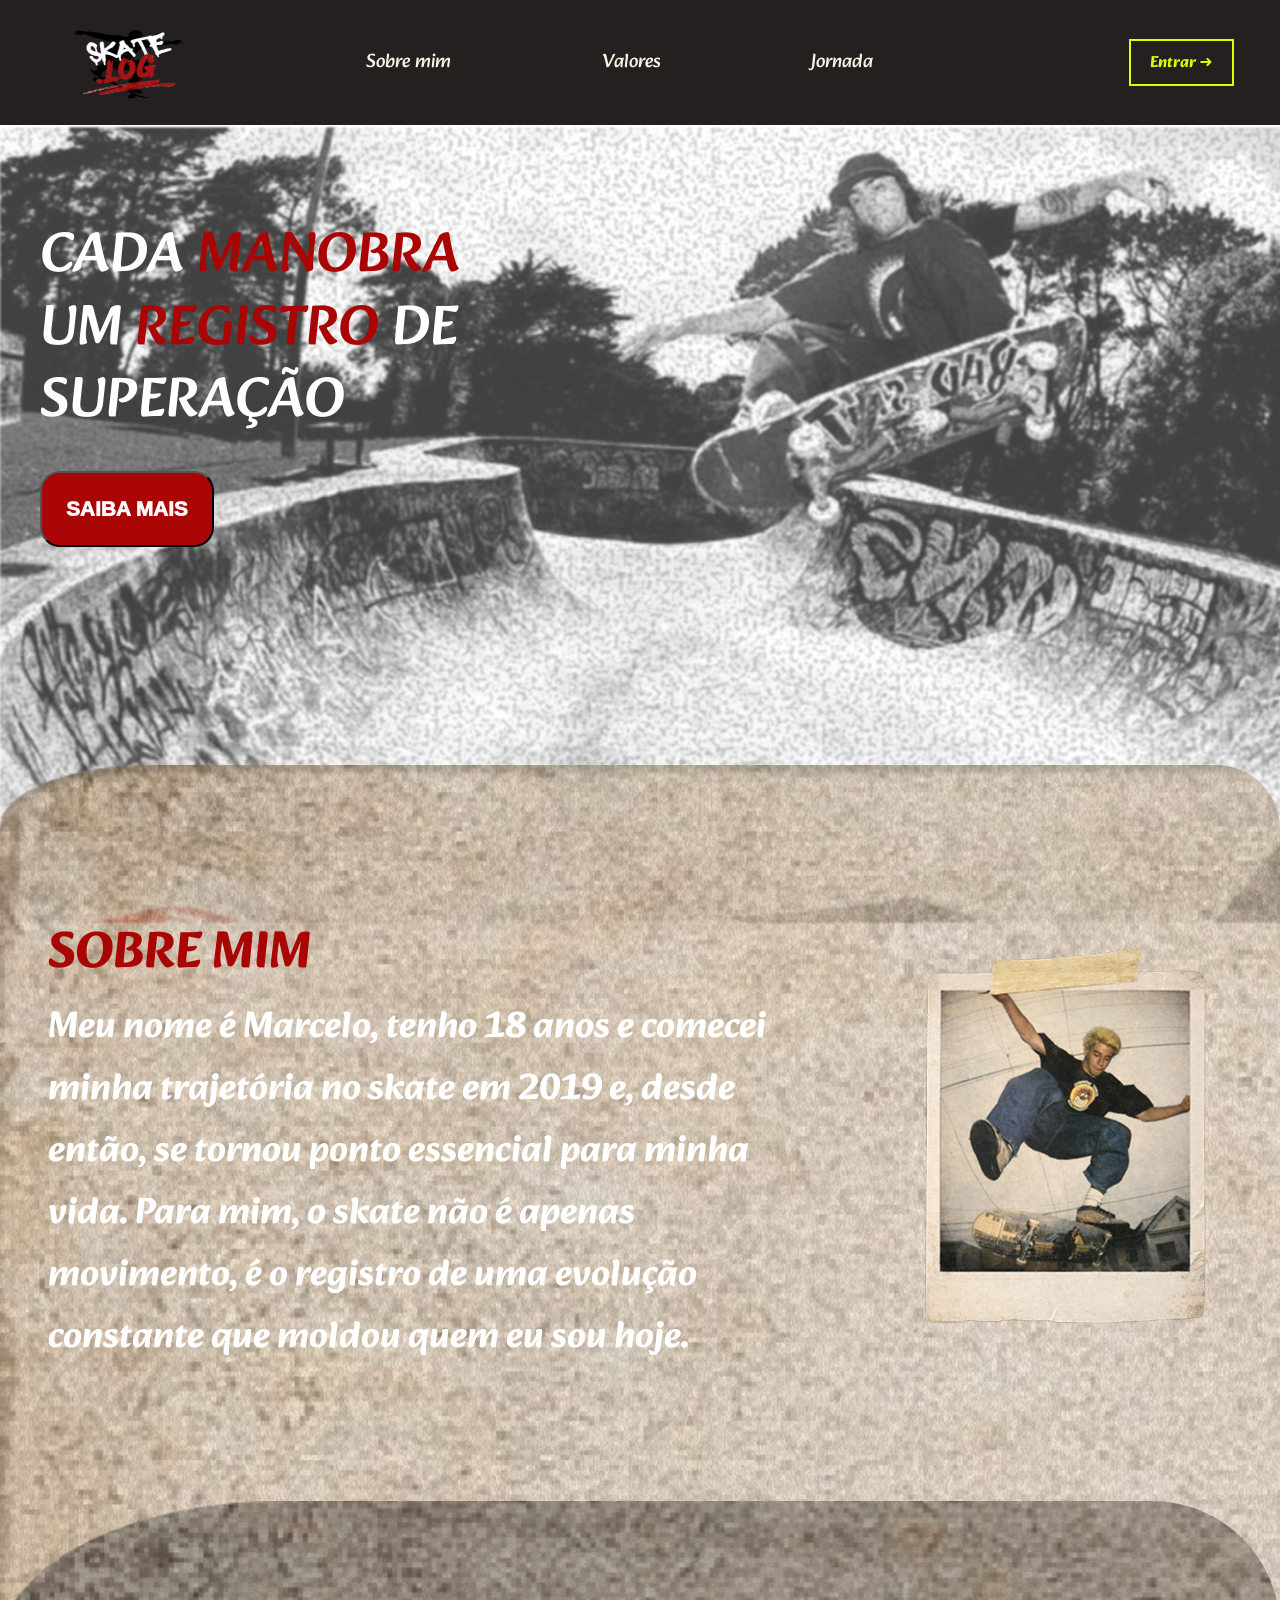
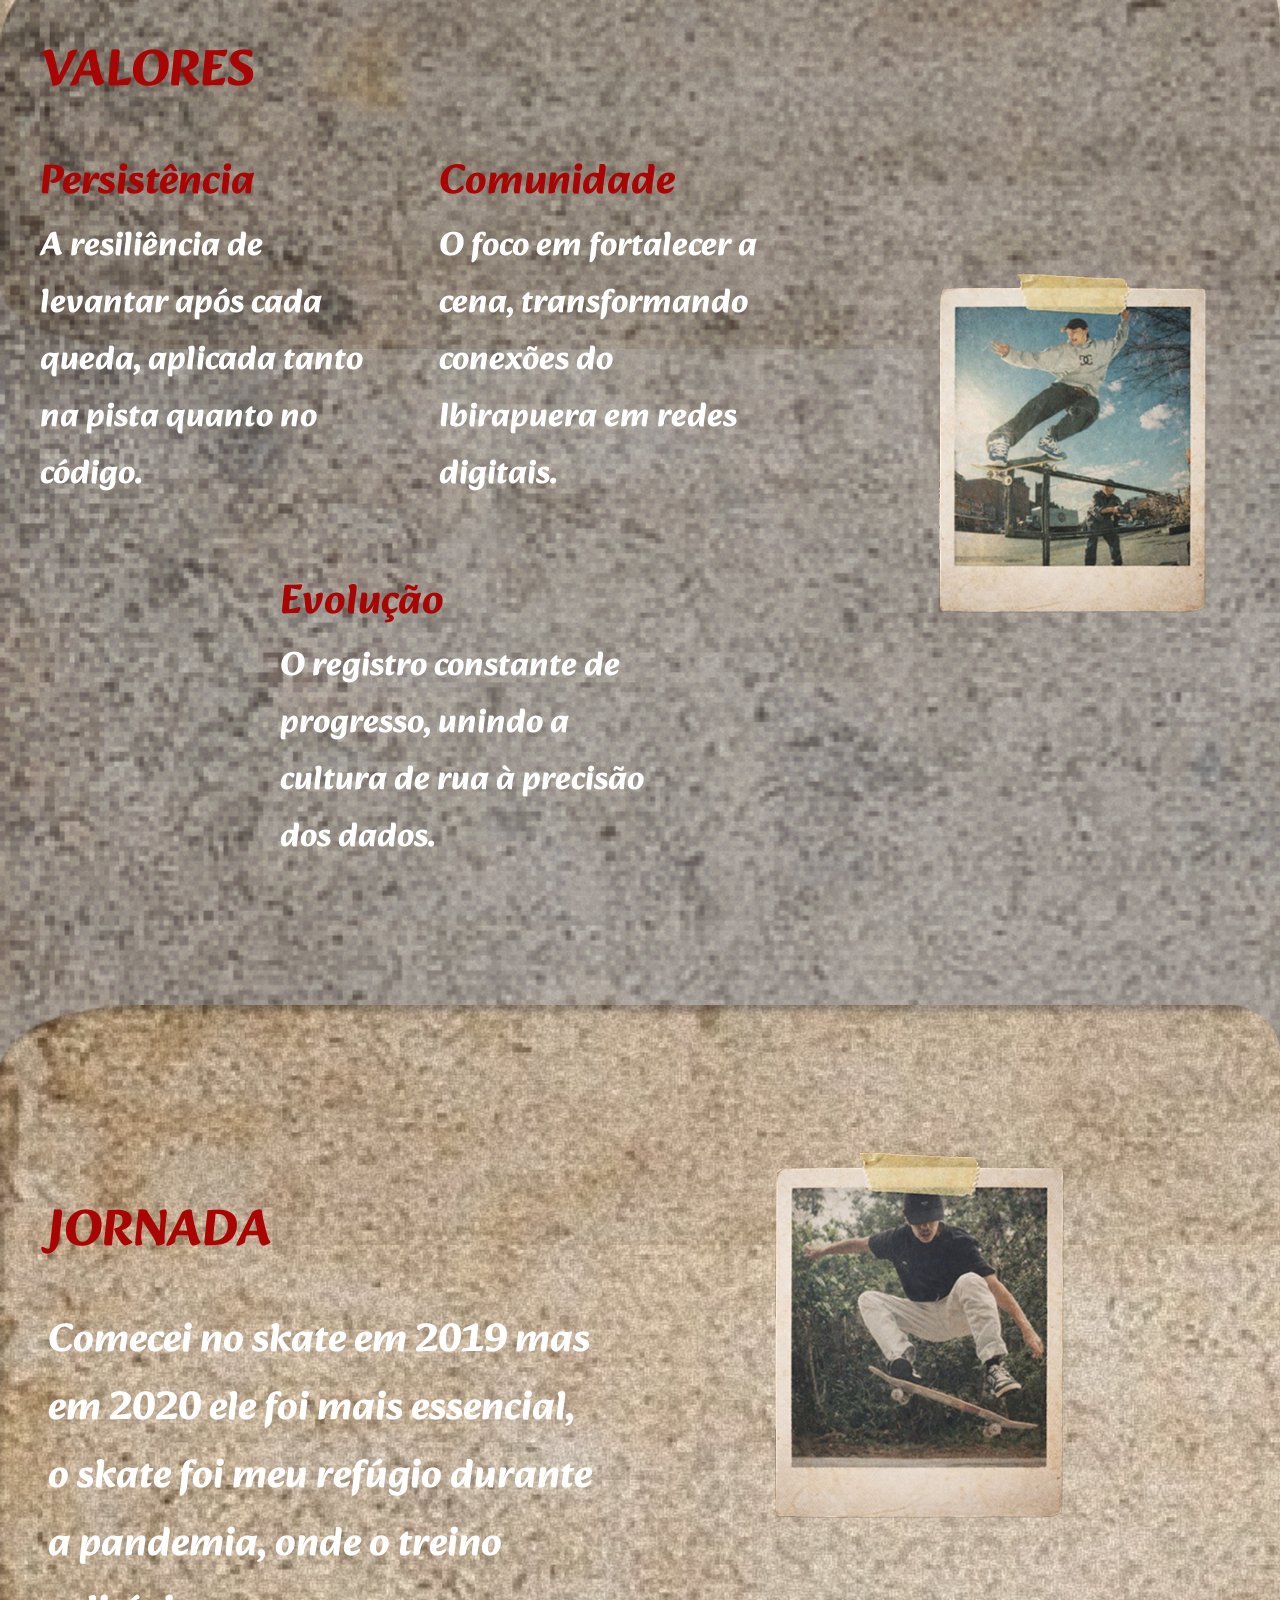
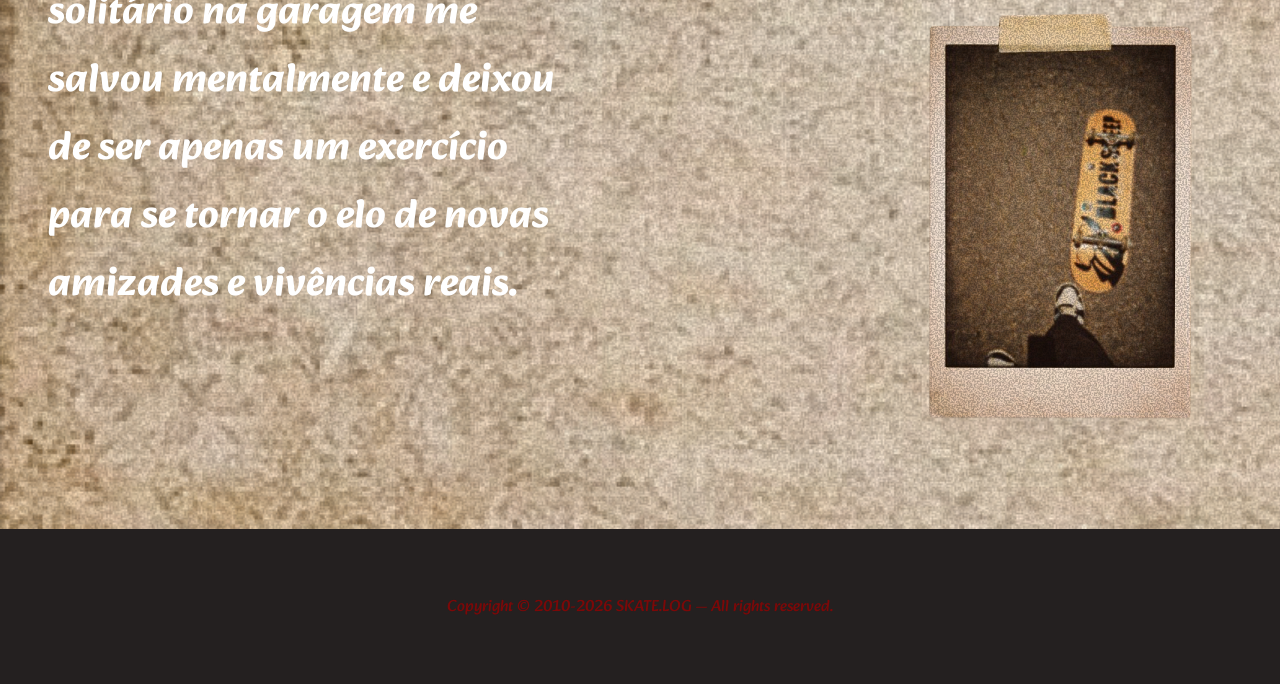
<file: projeto/site/index.html>
<!DOCTYPE html>
<html lang="pt-br">
<head>
    <meta charset="UTF-8">
    <meta name="viewport" content="width=device-width, initial-scale=1.0">
    <title>Skate.log</title>
    
    
    <!-- ESTILOS DA PÁGINA -->
     <link rel="shortcut icon" href="img/logo.png" type="image/x-icon">
    <link rel="stylesheet" href="./css/global.css">
    <link rel="stylesheet" href="./css/home.css">


    
</head>
<body>
<div class="page-wrapper">
    <!-- PÁGINA HEADER -->
    <header class="header">
        <div class="container">
            <img class="logo" src="img/logo.png" alt="">
            <ul class="navbar">
                <div class="section-header">
                <li>
                    <a href="#sobremim">
                        <i class=""></i> Sobre mim
                    </a>
                </li>
                <li>
                    <a href="#valores">
                        <i class="fa-regular fa-newspaper"></i> Valores
                    </a>
                </li>
                <li>
                    <a href="#journey">
                        <i class="fa-solid fa-dollar-sign"></i> Jornada
                    </a>
                </li>
                </div>
                <li class="btn-enter">
                    <a href="login.html">
                        Entrar ➜
                    </a>
                </li>
            </ul>
        </div>
    </header>

    <!-- SEÇÃO HERO -->
    <div class="section-hero">
        <div class="container">
            <div class="text-hero">
                <p>
                    CADA <span class="text-red">MANOBRA</span>  <br>
                    UM <span class="text-red">REGISTRO</span> DE <br>
                    SUPERAÇÃO 
                </p>
                <button class="btn-hero"><a href=""> SAIBA MAIS </a></button>
            </div>
            
                
            
            
            
        </div>
    </div>

    <!-- SEÇÃO SOBREMIM -->
     <div class="section-sobremim" id="sobremim">
        <div class="container">
            <div class="box-sobremim">
                <div class="text-sobre">
                    <h1 class="text-red">SOBRE MIM</h1>
                    <p>
                    Meu nome é Marcelo, tenho 18 anos e 
                    comecei minha trajetória no skate em 2019 e,
                    desde então, se tornou ponto essencial para minha vida.
                    Para mim, o skate não é apenas movimento, é o registro de
                    uma evolução constante que moldou quem eu sou hoje.
                    </p>
                </div>
            
                <img src="img/img_sobremim.png" alt="">
            </div>
        </div>
    </div>

    <!-- SEÇÃO VALORES -->
    <div class="section-valores" id="valores">
        <div class="container">
            
            <div class="conteudo-valores">
                <div class="text-valores">
                    <h1 class="text-red">VALORES</h1>
                    <div class="valores-topo">
                    <div class="valor-item item-1">
                        <h2 class="text-red">Persistência</h2>
                        <p>
                            A resiliência de levantar após cada queda, aplicada tanto na pista quanto no código.
                        </p>
                    </div>
                    <div class="valor-item item-2">
                        <h2 class="text-red">Comunidade</h2>
                        <p>
                            O foco em fortalecer a cena, transformando conexões do Ibirapuera em redes digitais.
                        </p>
                    </div>
                    </div>
                    <div class="valor-item item-3">
                        <h2 class="text-red">Evolução</h2>
                        <p>
                            O registro constante de progresso, unindo a cultura de rua à precisão dos dados.
                        </p>
                    </div>
                </div>
                    <div class="box-valores">
                        <img src="img/img_valores.png" alt="">
                    </div>
            </div>
        </div>
    </div>

    <!-- SEÇÃO JORNADA -->
    <div class="section-journey" id="journey">
        <div class="container">
            <div class="text-journey">
                <h1 class="text-red">JORNADA</h1>
                <p>
                    Comecei no skate em 2019 mas em 2020 ele foi mais essencial,
                    o skate foi meu refúgio durante a pandemia, onde o treino solitário
                    na garagem me salvou mentalmente e deixou de ser apenas um exercício
                    para se tornar o elo de novas amizades e vivências reais.
                </p>
            </div>
            <div class="box-journey">
                <img class="jornada-topo" src="img/img_jornada1.png" alt="">
                <img class="jornada-baixo" src="img/img_jornada2.png" alt="">
            </div>
        </div>
    </div>


    <!-- PÁGINA FOOTER -->
    <footer>
        <div class="container">
            <div class="footer-inner">
               
                <p class="footer-copy">Copyright © 2010-2026 SKATE.LOG — All rights reserved.</p>
            </div>
        </div>
    </footer>

</div>

</body>
</html>
</file>
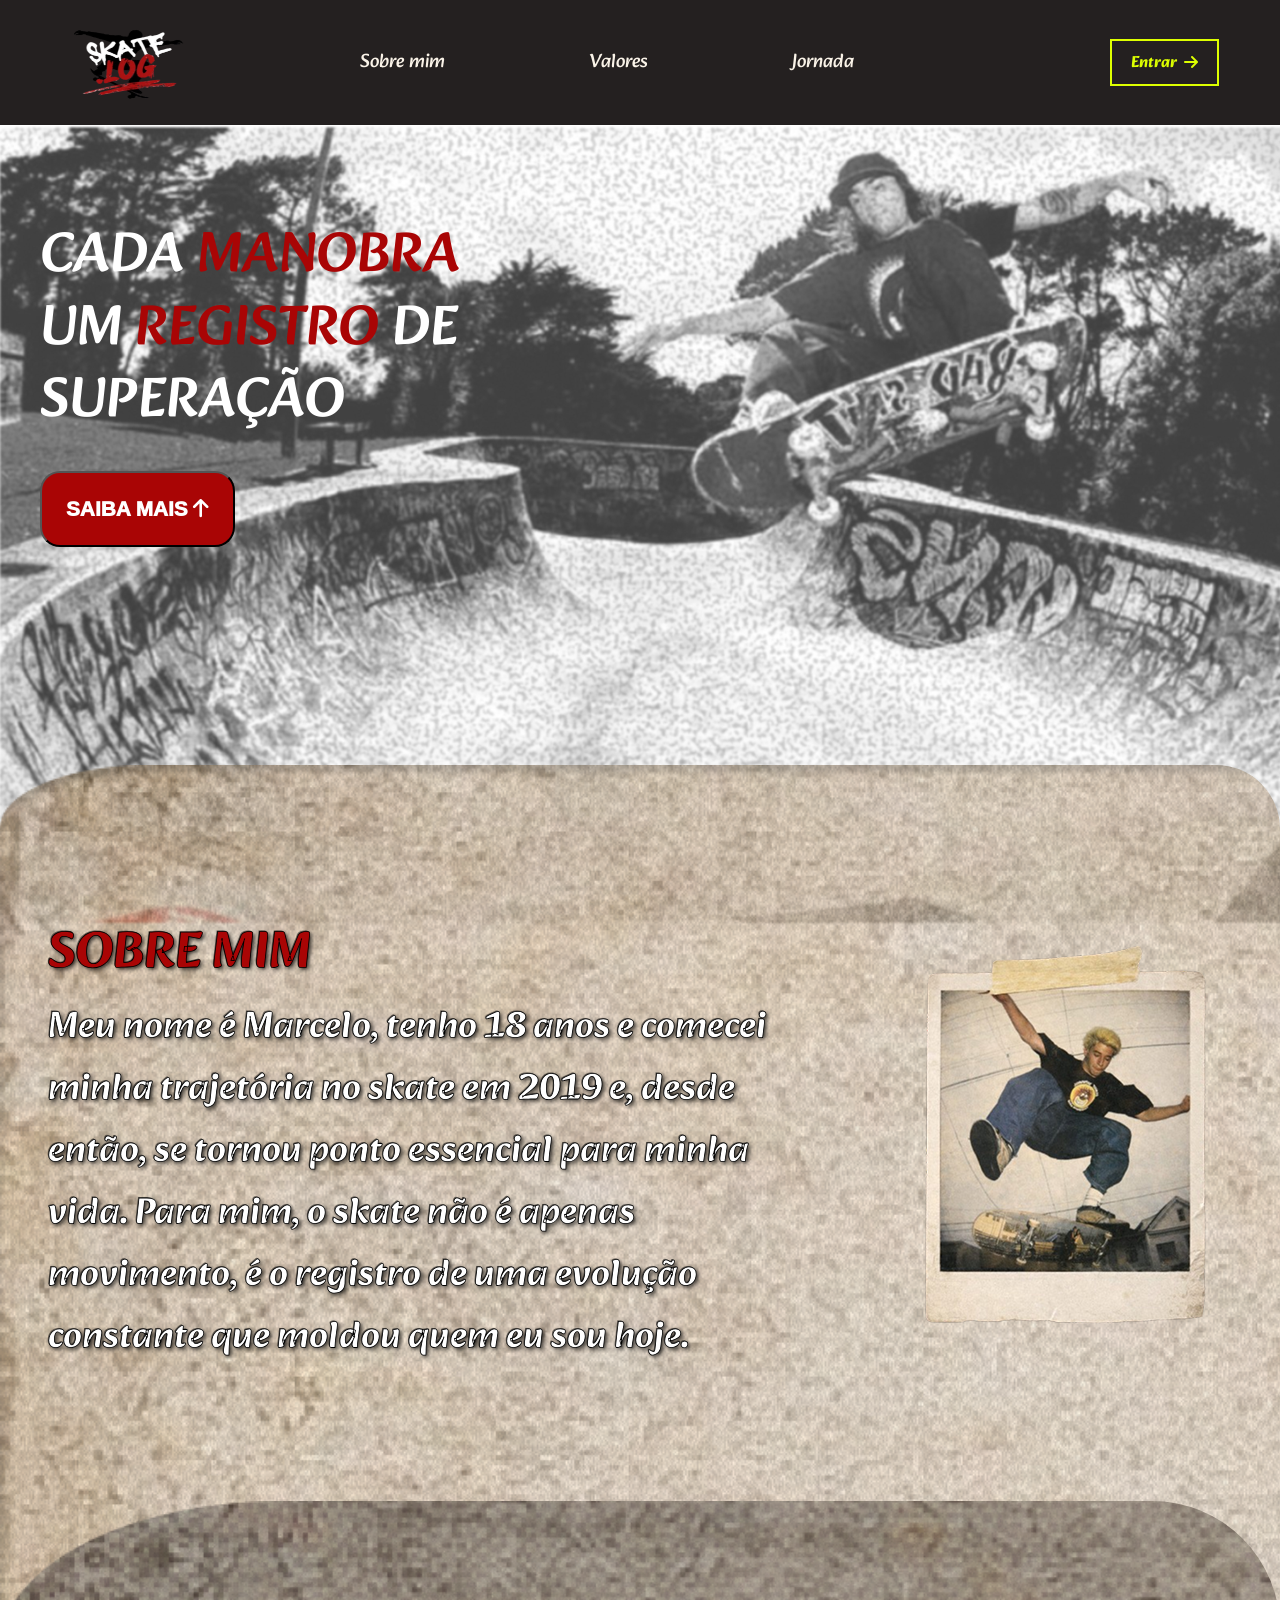
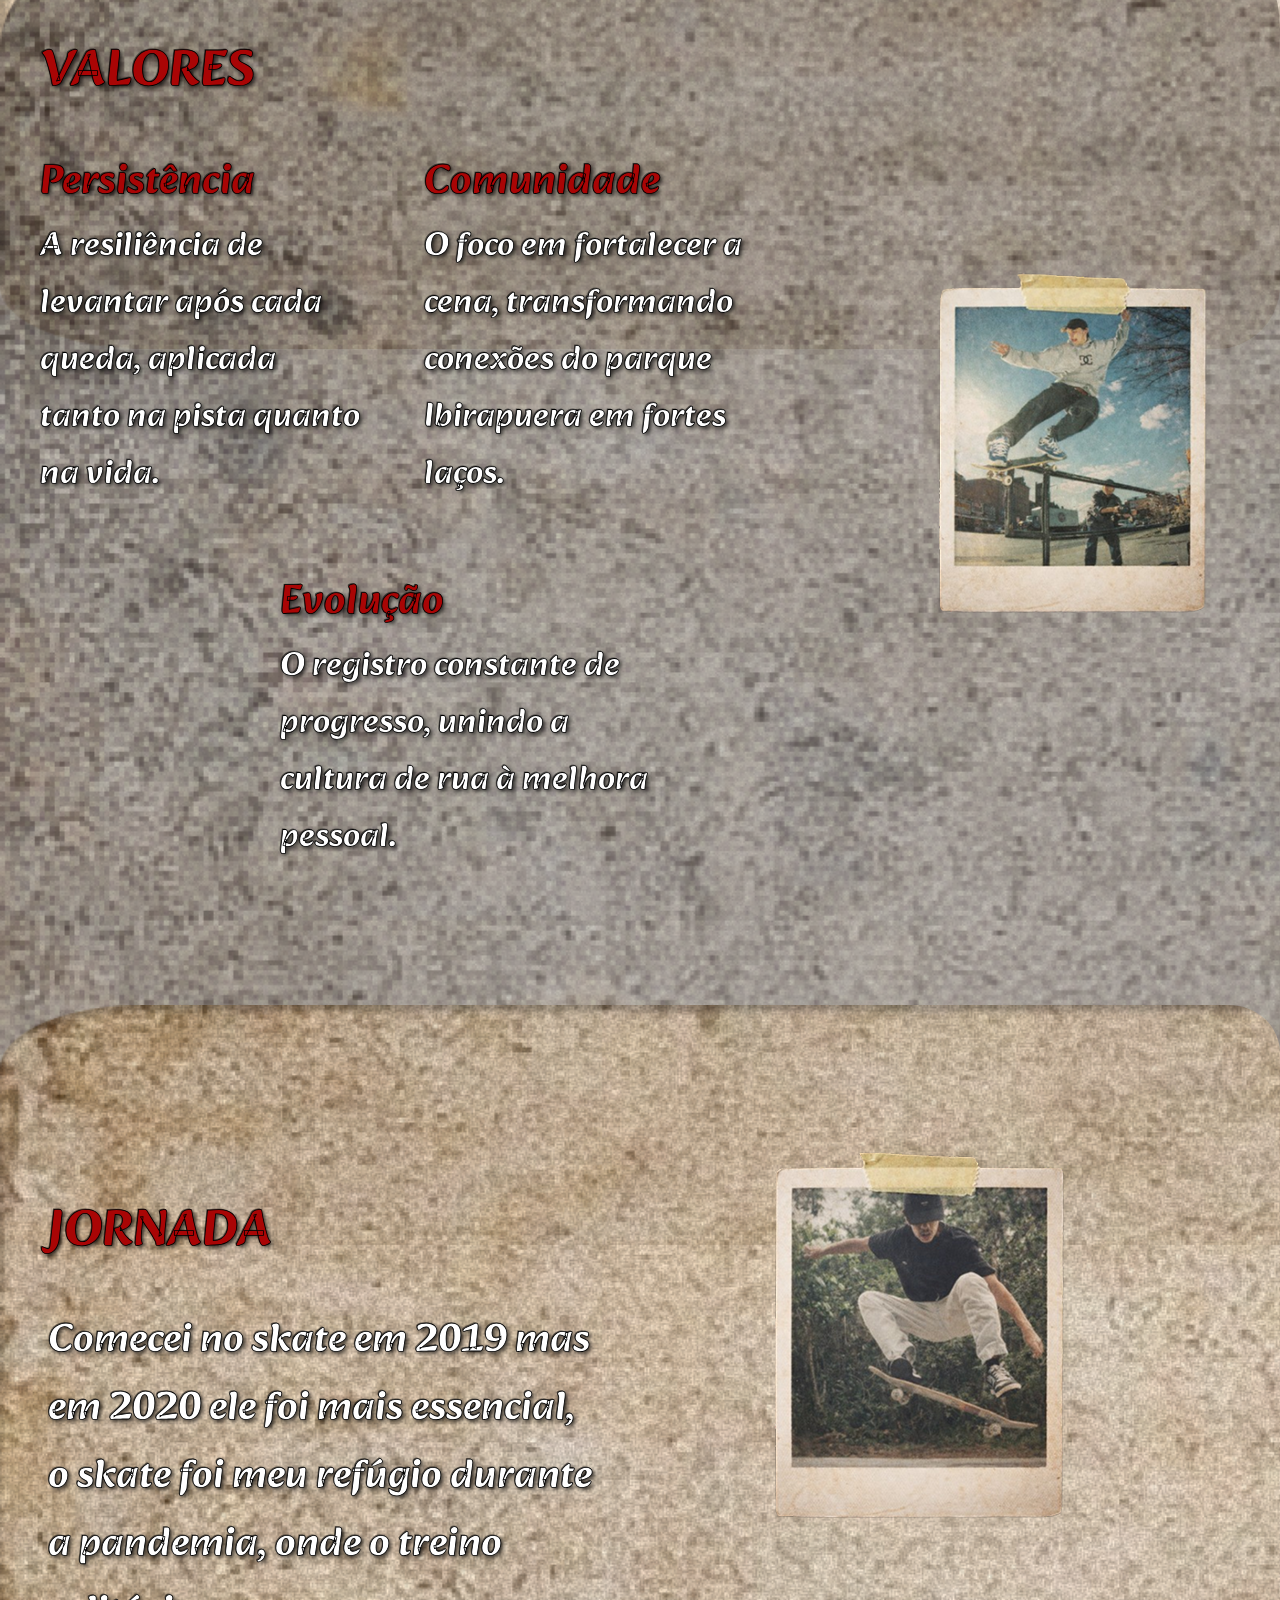
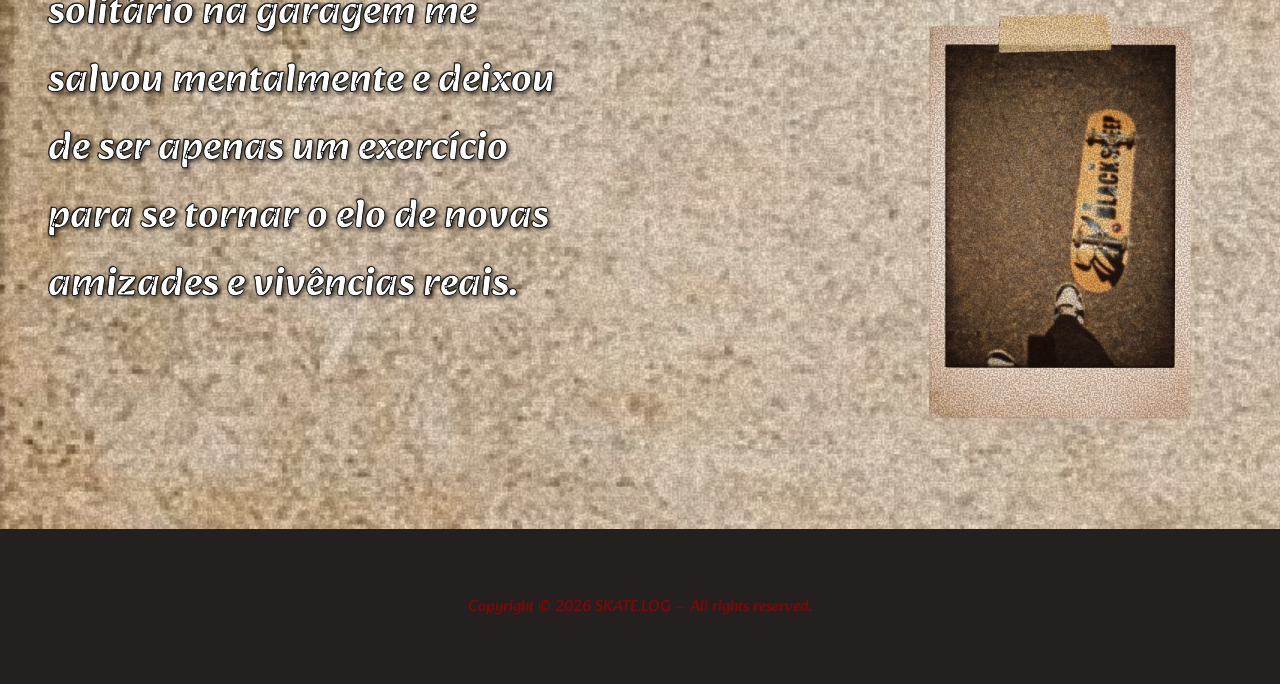
<file: projeto/site/public/index.html>
<!DOCTYPE html>
<html lang="pt-br">
<head>
    <meta charset="UTF-8">
    <meta name="viewport" content="width=device-width, initial-scale=1.0">
    <title>Skate.log</title>
    
    
    
     <link rel="shortcut icon" href="./img/logo.png" type="image/x-icon">
    <link rel="stylesheet" href="./css/global.css">
    <link rel="stylesheet" href="./css/home.css">
     <link rel="stylesheet" href="https://cdnjs.cloudflare.com/ajax/libs/font-awesome/6.5.0/css/all.min.css" crossorigin="anonymous" referrerpolicy="no-referrer" />


    
</head>
<body>
<div class="page-wrapper">
  
    <header class="header">
        <div class="container">
            <img class="logo" src="img/logo.png" alt="">
            <ul class="navbar">
                <div class="section-header">
                <li>
                    <a href="#sobremim">
                        Sobre mim
                    </a>
                </li>
                <li>
                    <a href="#valores">
                        Valores
                    </a>
                </li>
                <li>
                    <a href="#journey">
                        Jornada
                    </a>
                </li>
                </div>
                <li class="btn-enter">
                    <a href="login.html">
                        Entrar
                         <i class="fa-solid fa-arrow-right"></i>
                    </a>
                </li>
            </ul>
        </div>
    </header>

   
    <div class="section-hero">
        <div class="container">
            <div class="text-hero">
                <p>
                    CADA <span class="text-red">MANOBRA</span>  <br>
                    UM <span class="text-red">REGISTRO</span> DE <br>
                    SUPERAÇÃO 
                </p>
                <button class="btn-hero"><a href="login.html"> SAIBA MAIS  </a><i class="fa-solid fa-arrow-up"></i></button>
            </div>
            
                
            
            
            
        </div>
    </div>

 
     <div class="section-sobremim" id="sobremim">
        <div class="container">
            <div class="box-sobremim">
                <div class="text-sobre contorno-preto">
                    <h1 class="text-red">SOBRE MIM</h1>
                    <p>
                    Meu nome é Marcelo, tenho 18 anos e 
                    comecei minha trajetória no skate em 2019 e,
                    desde então, se tornou ponto essencial para minha vida.
                    Para mim, o skate não é apenas movimento, é o registro de
                    uma evolução constante que moldou quem eu sou hoje.
                    </p>
                </div>
            
                <img src="img/img_sobremim.png" alt="">
            </div>
        </div>
    </div>

    
    <div class="section-valores" id="valores">
        <div class="container">
            
            <div class="conteudo-valores">
                <div class="text-valores contorno-preto">
                    <h1 class="text-red">VALORES</h1>
                    <div class="valores-topo">
                    <div class="valor-item item-1">
                        <h2 class="text-red">Persistência</h2>
                        <p>
                            A resiliência de levantar após cada queda, aplicada tanto na pista quanto na vida.
                        </p>
                    </div>
                    <div class="valor-item item-2">
                        <h2 class="text-red">Comunidade</h2>
                        <p>
                            O foco em fortalecer a cena, transformando conexões do parque Ibirapuera em fortes laços.
                        </p>
                    </div>
                    </div>
                    <div class="valor-item item-3">
                        <h2 class="text-red">Evolução</h2>
                        <p>
                            O registro constante de progresso, unindo a cultura de rua à melhora pessoal.
                        </p>
                    </div>
                </div>
                    <div class="box-valores">
                        <img src="img/img_valores.png" alt="">
                    </div>
            </div>
        </div>
    </div>

   
    <div class="section-journey" id="journey">
        <div class="container">
            <div class="text-journey contorno-preto">
                <h1 class="text-red">JORNADA</h1>
                <p>
                    Comecei no skate em 2019 mas em 2020 ele foi mais essencial,
                    o skate foi meu refúgio durante a pandemia, onde o treino solitário
                    na garagem me salvou mentalmente e deixou de ser apenas um exercício
                    para se tornar o elo de novas amizades e vivências reais.
                </p>
            </div>
            <div class="box-journey">
                <img class="jornada-topo" src="img/img_jornada1.png" alt="">
                <img class="jornada-baixo" src="img/img_jornada2.png" alt="">
            </div>
        </div>
    </div>


    
    <footer>
        <div class="container">
            <div class="footer-inner">  
                <p class="footer-copy">Copyright © 2026 SKATE.LOG — All rights reserved.</p>
            </div>
        </div>
    </footer>

</div>

</body>
</html>
</file>
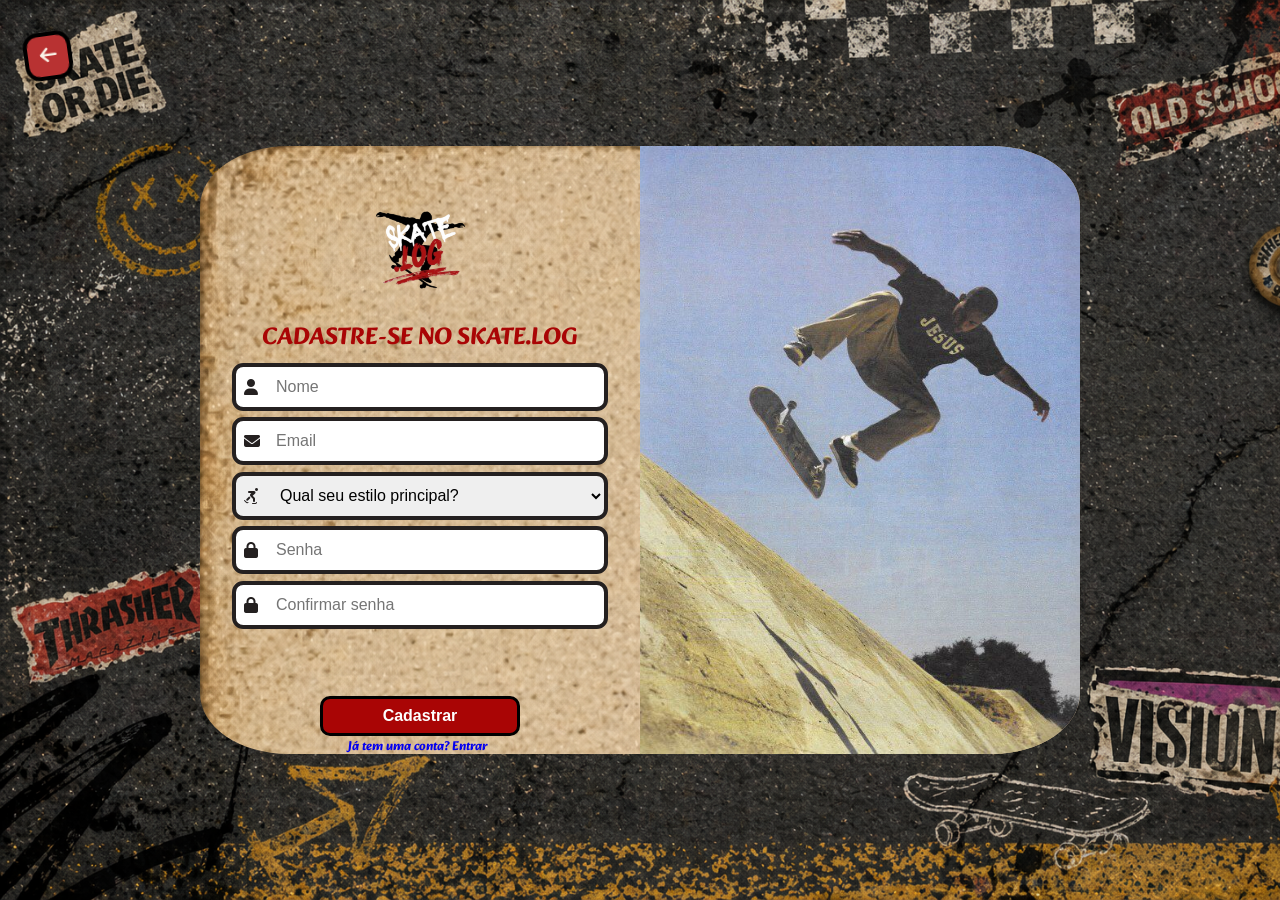
<file: projeto/site/public/cadastro.html>
<!DOCTYPE html>
<html lang="pt-br">
<head>
    <meta charset="UTF-8">
    <meta name="viewport" content="width=device-width, initial-scale=1.0">
    <title>SKATE.LOG | Cadastro</title>

    
    <link rel="stylesheet" href="./css/global.css">
    <link rel="stylesheet" href="./css/auth.css">
   
     <link rel="shortcut icon" href="./img/logo.png" type="image/x-icon">

  
    <link rel="stylesheet" href="https://cdnjs.cloudflare.com/ajax/libs/font-awesome/6.5.0/css/all.min.css" crossorigin="anonymous" referrerpolicy="no-referrer" />
</head>

<body> 

    
    <a class="btn_home" href="./login.html" title="Voltar a tela de login">
        <i class="fa-solid fa-arrow-left"></i>
    </a>

    <div class="wrapper wrapper_cadastro"> 

        
        <div class="img_box">
            <img src="./img/img_cadastrologin.jpg">
        </div>

      
        <div class="container_autenticar">

            <img class="logo_autenticar logo_autenticar_cadastro" src="./img/logo.png">

            <h3>CADASTRE-SE NO SKATE.LOG</h3>

          
            
            <div class="input_section">
              <i class="fa-solid fa-user"></i>
                <input type="text" id="ipt_usuario" class="input_autenticar" placeholder="Nome">
            </div>

          
            <div class="input_section">
                 <i class="fa-solid fa-envelope"></i>
                <input type="email" id="ipt_email" class="input_autenticar" placeholder="Email">
            </div>

            <div class="input_section">
                <i class="fa-solid fa-skating"></i>
                  <select id="sel_estilo" class="input_autenticar">
                    <option>Qual seu estilo principal?</option>
                    <option value="Street">Street</option>
                    <option value="Transition">Transition (Rampa)</option>
                    <option value="Freestyle">Freestyle</option>
                  </select>
    </div>

            
            <div class="input_section">
                <i class="fa-solid fa-lock"></i>
                <input type="password" id="ipt_senha" class="input_autenticar" placeholder="Senha"> 
            </div>

            <div class="input_section">
                <i class="fa-solid fa-lock"></i>
                <input type="password" id="ipt_confirmar" class="input_autenticar" placeholder="Confirmar senha">   
            </div>

           
            <p id="mensagem_autenticar" class="mensagem_autenticar"></p>

            <button class="btn_autenticar" onclick="cadastrar()">
                Cadastrar
              
            </button>

            <a class="link_autenticar logo_autenticar_cadastro" href="login.html">Já tem uma conta? Entrar</a>

        </div>
    </div>
    

<script src="./scripts/utils/sessao.js"></script>
<script>


  function resetarMensagem() {
    mensagem_autenticar.style.display = "none";
    mensagem_autenticar.classList.remove("error", "success");
    mensagem_autenticar.innerHTML = "";
}

  function cadastrar() {
    

    resetarMensagem();

   
    var nomeVar = ipt_usuario.value;
    var emailVar = ipt_email.value;
    var senhaVar = ipt_senha.value;
    var confirmacaoSenhaVar = ipt_confirmar.value;
    var estiloVar = sel_estilo.value;

      let emailRegex = /[^@ \t\r\n]+@[^@ \t\r\n]+\.[^@ \t\r\n]+/;
      let senhaRegex = /^(?=.*?[A-Z])(?=.*?[a-z])(?=.*?[^\w\s]).{8,}$/;

    if (
      nomeVar == "" ||
      emailVar == "" ||
      senhaVar == "" ||
      confirmacaoSenhaVar == "" ||
      estiloVar == ""
    ) {
      mensagem_autenticar.style.display = "block";
      mensagem_autenticar.classList.add("error");
      mensagem_autenticar.innerHTML =
        "(Mensagem de erro para todos os campos em branco)";

    //   finalizarAguardar();
      return false;
    }
      if(!emailRegex.test(emailVar)) {
        mensagem_autenticar.style.display = "block";
        mensagem_autenticar.classList.add("error");
        mensagem_autenticar.innerHTML = "Formato de e-mail inválido.";
        return false;
      }

      if(!senhaRegex.test(senhaVar) || !senhaRegex.test(confirmacaoSenhaVar)) {
        mensagem_autenticar.style.display = "block";
        mensagem_autenticar.classList.add("error");
        mensagem_autenticar.innerHTML = "Senha deve obedecer ao formato: mínimo 8 caracteres | 1 maiúscula | 1 minúscula | 1 caractere especial.";
        return false;
      }

      if(senhaVar !== confirmacaoSenhaVar) {
        mensagem_autenticar.style.display = "block";
        mensagem_autenticar.classList.add("error");
        mensagem_autenticar.innerHTML = "Senhas não coincidem!";
        return false;
      }

      if(nomeVar.length < 3) {
        mensagem_autenticar.style.display = "block";
        mensagem_autenticar.classList.add("error");
        mensagem_autenticar.innerHTML = "Nome de usuário deve possuir mais do que 3 caracteres.";
        return false;
      }

  else {
      setInterval(sumirMensagem, 5000);
    }

    fetch("/usuarios/cadastrar", {
      method: "POST",
      headers: {
        "Content-Type": "application/json",
      },
      body: JSON.stringify({
       
        
        nomeServer: nomeVar,
        emailServer: emailVar,
        senhaServer: senhaVar,
        estiloServer: estiloVar
      }),
    })
      .then(function (resposta) {
        console.log("resposta: ", resposta);

        if (resposta.ok) {
          mensagem_autenticar.style.display = "block";
          mensagem_autenticar.classList.add("success");
          mensagem_autenticar.innerHTML =
            "Cadastro realizado, indo para tela de login";

          setTimeout(() => {
            window.location = "login.html";
          }, 2000);

          limparFormulario();
        } else {
          throw "Houve um erro ao tentar realizar o cadastro!";
        }
      })
      .catch(function (resposta) {
        console.log(`#ERRO: ${resposta}`);
      });

    return false;
  }


  function sumirMensagem() {
    mensagem_autenticar.style.display = "none";
  }
</script>
</body>
</html>
</file>
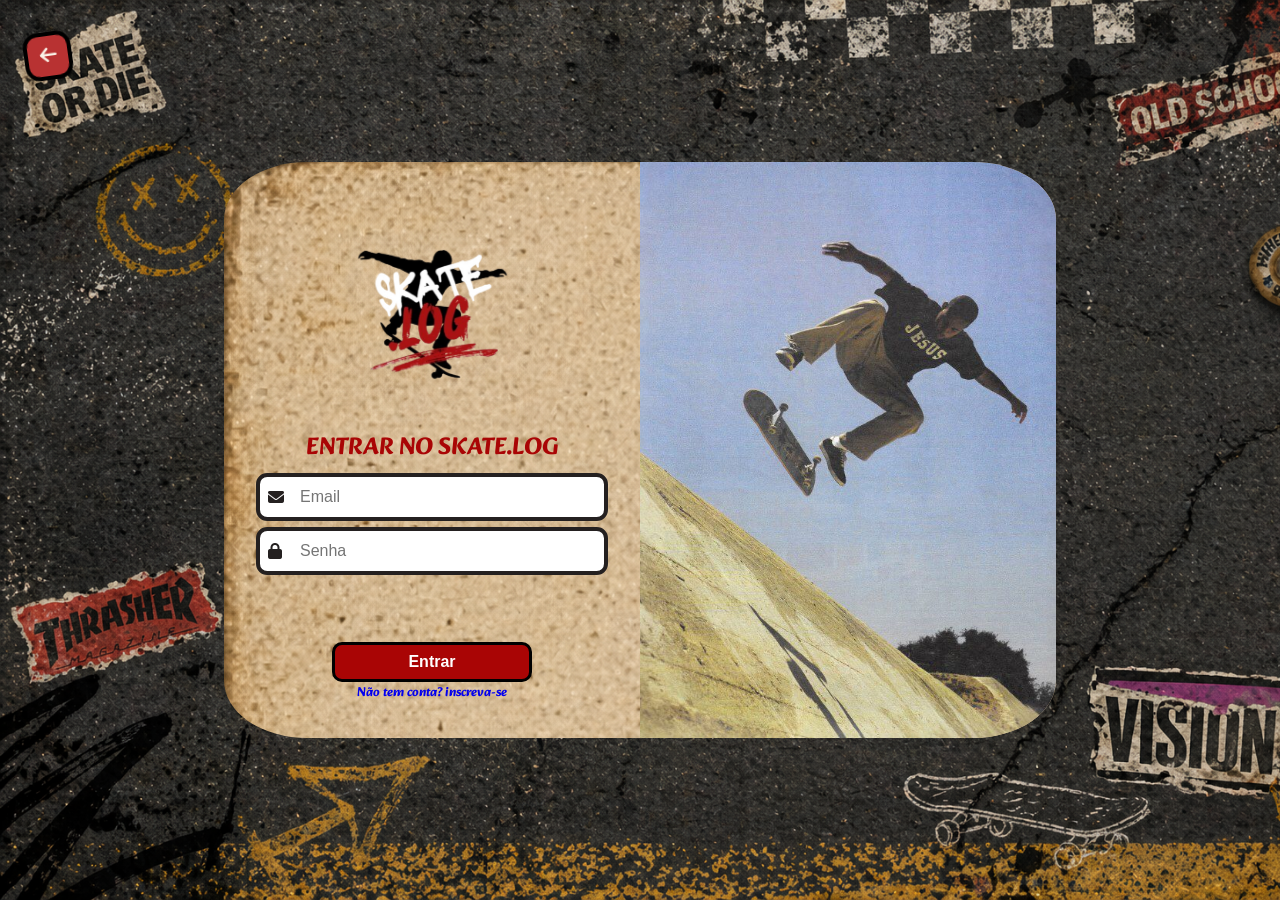
<file: projeto/site/public/login.html>
<!DOCTYPE html>
<html lang="pt-br">
<head>
    <meta charset="UTF-8">
    <meta name="viewport" content="width=device-width, initial-scale=1.0">
    <title>SKATE.LOG | Login</title>


    <link rel="stylesheet" href="./css/global.css">
    <link rel="stylesheet" href="./css/auth.css">
   
    
     <link rel="shortcut icon" href="./img/logo.png" type="image/x-icon">


    <link rel="stylesheet" href="https://cdnjs.cloudflare.com/ajax/libs/font-awesome/6.5.0/css/all.min.css" crossorigin="anonymous" referrerpolicy="no-referrer" 
    />
</head>
<body>

    
    <a class="btn_home" href="./index.html">
        <i class="fa-solid fa-arrow-left"></i>
    </a>

    <div class="wrapper wrapper_login">

        
        <div class="img_box">
            <img src="./img/img_cadastrologin.jpg">
        </div>

    
        <div class="container_autenticar">

            <img class="logo_autenticar logo_autenticar_login" src="./img/logo.png">

            <h3>ENTRAR NO SKATE.LOG</h3>

            
            <div class="input_section">
                 <i class="fa-solid fa-envelope"></i>
                <input type="email" id="ipt_email" class="input_autenticar" placeholder="Email">
            </div>

            <div class="input_section">
                <i class="fa-solid fa-lock"></i>
                <input type="password" id="ipt_senha" class="input_autenticar" placeholder="Senha">  
            </div>


            <p id="mensagem_autenticar" class="mensagem_autenticar"></p>

            <button class="btn_autenticar" onclick="entrar()">
                Entrar
               
            </button>

            <a class="link_autenticar" href="./cadastro.html">Não tem conta? inscreva-se</a>
        </div>
    </div>

<script src="./scripts/utils/sessao.js"></script>

<script>


    function entrar() {
        // aguardar();

        var emailVar = ipt_email.value;
        var senhaVar = ipt_senha.value;

        let emailRegex = /[^@ \t\r\n]+@[^@ \t\r\n]+\.[^@ \t\r\n]+/;

        let senhaRegex = /^(?=.*?[A-Z])(?=.*?[a-z])(?=.*?[^\w\s]).{6,}$/;
         if (emailVar == "" || senhaVar == "") {
            mensagem_autenticar.style.display = "block";
            mensagem_autenticar.classList.add("error");
            mensagem_autenticar.innerHTML = "Preencha todos os campos antes de seguir em frente!";
            
            return false;
        }
        if(!emailRegex.test(emailVar)) {
            mensagem_autenticar.style.display = "block";
            mensagem_autenticar.classList.add("error");
            mensagem_autenticar.innerHTML = "Formato de e-mail inválido.";
            return false;
        }

        if(!senhaRegex.test(senhaVar)) {
            mensagem_autenticar.style.display = "block";
            mensagem_autenticar.classList.add("error");
            mensagem_autenticar.innerHTML = "Senha deve obedecer ao formato: mínimo 6 caracteres | 1 maiúscula | 1 minúscula | 1 caractere especial.";
            return false;
        }

       
        else {
            setInterval(sumirMensagem, 5000)
        }

        console.log("FORM LOGIN: ", emailVar);
        console.log("FORM SENHA: ", senhaVar);



        fetch("/usuarios/autenticar", {
            method: "POST",
            headers: {
                "Content-Type": "application/json"
            },
            body: JSON.stringify({
                emailServer: emailVar,
                senhaServer: senhaVar
            })
        }).then((resposta) => {
            console.log("ESTOU NO THEN DO entrar()!")

            if (resposta.ok) {
                console.log(resposta);

                resposta.json().then(json => {
                    console.table(json);
                    console.log(json);
                    console.log(JSON.stringify(json));
                    sessionStorage.EMAIL_USUARIO = json.email;
                    sessionStorage.NOME_USUARIO = json.nome;
                    sessionStorage.ID_USUARIO = json.idUsuario;
                    sessionStorage.ESTILO_USUARIO = json.estilo;
                    

                    setTimeout(() => {
                        window.location = "./dashboard.html";
                    }, 1000); 

                });

            } else {

                console.log("Houve um erro ao tentar realizar o login!");

                resposta.text().then(texto => {
                    console.error(texto);

                    mensagem_autenticar.style.display = "block";
                    mensagem_autenticar.classList.add("error");
                    mensagem_autenticar.innerHTML = texto; 
                });
            }

        }).catch(function (erro) {
            console.log(erro);
        })

        return false;
    }

    function sumirMensagem() {
        mensagem_autenticar.style.display = "none"
    }

</script>
</body>
</html>
</file>
<file: projeto/site/css/global.css>
@import url('https://fonts.googleapis.com/css2?family=Alkatra:wght@400..700&display=swap');


* {
    margin: 0;
    padding: 0;
    box-sizing: border-box;
}

html {
    scroll-behavior: smooth;
}

body {
    min-height: 100vh;
    width: 100%;
    
    font-family: "Alkatra", system-ui;
    font-optical-sizing: auto;
    font-style: normal;
}
</file>
<file: projeto/site/css/home.css>
.page-wrapper {
    width: 100%;
    display: flex;
    flex-direction: column;
}

.container {
    max-width: 1200px;
    width: 100%;
    margin: 0 auto;
}

ul{
    list-style-type: none;
}

.text-red { 
    color: #A90505; 
}

.header {
    background-color: #242020;
    position: sticky;
    top: 0;
    z-index: 100;
}

.section-header{
    display: flex;
    justify-content: center;
    gap: 9rem;
    margin-right: 13rem;
}

.header .container {
    display: flex;
    gap: 9rem;
    align-items: center;
    
}

.logo {
    width: 11rem;
    height: 7.8rem;
    
}

.navbar {
    display: flex;
    align-items: center;
    gap: 3rem;
}

.navbar a {
    color:  #FAF3E8;
    font-size: 1.2rem;
    font-weight: 400;
    text-decoration: none;
    display: flex;
    align-items: center;
    gap: 0.4rem;
    transition: opacity 0.2s;
}

.navbar a:hover { 
    opacity: 0.75; 
}


.navbar .nav-separator {
    color: rgba(250, 243, 232, 0.181);
    font-size: 1.4rem;
    cursor: default;
    pointer-events: none;
}


.btn-enter a {
    border: #DDFF00 solid 2px;
    padding-top: 0.5rem;
    padding-bottom: 0.5rem;
    padding-right: 1.2rem;
    padding-left: 1.2rem;
    font-weight: 700;
    color: #DDFF00 ;
    font-size: 1rem;
    display: flex;
    align-items: center;
    transition: background-color 0.2s, transform 0.15s;
}

.btn-enter a:hover {
    background-color:  #a4970b;
    opacity: 1;
    transform: translateY(-1px);
}




.section-hero {
    background-image: url("../img/herobanner.png");
    background-size: cover;
    background-repeat: no-repeat;
    height: 50rem;
    display: flex;
    align-items: flex-start;
    padding-top: 6rem;
}

.section-hero .container {
    display: flex;
    align-items: center;
}



.text-hero p {
    font-size: 3.5rem;
    font-weight: 500;
    color: white;
    line-height: 1.3;
    padding-bottom: 2rem;
}

.btn-hero{
    background-color: #A90505;
    border-radius: 20px;
    padding-right: 1.5rem;
    padding-left: 1.5rem;
    padding-top: 1.5rem;
    padding-bottom: 1.5rem;
    color: white;
    font-size: 1.3rem;
    font-weight: 1000;
}

.btn-hero a{
    color: white;
    text-decoration: none;
}

.btn-hero:hover {
    background-color:  #930303;
    opacity: 1;
    transform: translateY(-1px);
}

.section-sobremim {
    background-image: url("../img/sobremimbanner.png");
    background-repeat: no-repeat;
    background-size: cover;
    padding: 8rem 3rem 10rem;
    border-radius: 4rem;
    margin-top: -10rem;
    position: relative;
    z-index: 10;
    height: 74rem;
}

.box-sobremim {
    margin-top: 0;
    width: 100%;
    display: flex;
    flex-direction: row;
    align-items: center;
    gap: 6rem;
}



.box-sobremim img{
    width: 22rem;
}

.box-sobremim p {
    font-size: 2.3rem;
    font-weight: 700;
    color: white;
}

.box-sobremim h1{
    font-size: 3.2rem;
}

.section-valores {
    background-image: url("../img/valoresbanner.png");
    background-repeat: no-repeat;
    background-size: cover;
    width: 100%;
    padding: 8rem 0;
    border-top-right-radius: 8rem;
    margin-top: -28rem;
    position: relative;
    z-index: 10;
    margin-bottom: 4rem;
    height: 84rem;
}

.conteudo-valores {
    display: flex;
    flex-direction: row; 
    align-items: center;
    justify-content: center;
    gap: 6rem;
    width: 100%;
}

.conteudo-valores h1{
    font-size: 3.2rem;
}

.conteudo-valores h2{
    font-size: 2.3rem;
}



.section-valores .container {
    display: flex;
    justify-content: center;
    align-items: center;
    /* gap: 6rem; */
    flex-wrap: wrap;
}

.valores-topo {
    display: flex;        
    flex-direction: row;
    gap: 4rem;             
    width: 100%;
    justify-content: space-between;
}

.text-valores {
    display: flex;
    flex-direction: column;
    gap: 2rem;
    max-width: 45rem; 
}

.valor-item {
    max-width: 24rem; 
}


.item-1 {
    align-self: flex-start;
}


.item-2 {
    align-self: flex-end; 
    margin-right: -7rem; 
}


.item-3 {
    align-self: flex-end;
    margin-top: 2rem;
}

.text-journey { 
    max-width: 34rem;
 }


.text-valores h2{
    font-size: 2.6rem;
    font-weight: 1000;
}
.text-valores p {
    font-size: 2.1rem;
    color: white;
    font-weight: 700;
    
}

.box-valores{
    margin-left: 8rem;
}

.box-valores img {
    width: 22rem;
}

.section-journey {
    background-image: url("../img/jornadabanner.png");
    background-repeat: no-repeat;
    background-size: cover;
    width: 100%;
    padding: 8rem 0;
    border-top-left-radius: 4%;
    border-top-right-radius: 4%;
    margin-top: -19rem;
    position: relative;
    z-index: 10;
    margin-bottom: -5rem;
}

.section-journey .container {
    display: flex;
    justify-content: center;
    align-items: flex-start;
    gap: 8rem;
}
.text-journey {
    padding-top: 3.5rem;
    display: flex;
    flex-direction: column;
    gap: 2rem;
}

.box-journey {
    display: flex;
    flex-direction: column; 
    gap: 2rem;
    flex-shrink: 0;        
    width: 32rem;          
}



.text-journey p {
    font-size: 2.5rem;
    color: white;
    font-weight: 700;
}

.text-journey h1{
    font-size: 3.2rem;
}

.jornada-topo{
    align-self: flex-start;
}

.jornada-baixo{
    align-self: flex-end;
}

footer {
    background-color: #242020;
    color: #930303;
    z-index: 11;
}

.footer-inner {
    display: flex;
    flex-direction: column;
    align-items: center;
    padding-top: 4rem;
    padding-bottom: 4rem;
}

.footer-copy {
    font-size: 1rem;
    text-align: center;
    opacity: 0.8;
}
</file>
<file: projeto/site/public/css/global.css>
@import url('https://fonts.googleapis.com/css2?family=Alkatra:wght@400..700&display=swap');


* {
    margin: 0;
    padding: 0;
    box-sizing: border-box;
}

html {
    scroll-behavior: smooth;
}

body {
    min-height: 100vh;
    width: 100%;
    
    font-family: "Alkatra", system-ui;
    font-optical-sizing: auto;
    font-style: normal;
}

.contorno-preto{
    -webkit-text-stroke: 0.8px black;
    color: white;
}
</file>
<file: projeto/site/public/css/home.css>
.page-wrapper {
    width: 100%;
    display: flex;
    flex-direction: column;
}

.container {
    max-width: 1200px;
    width: 100%;
    margin: 0 auto;
}

ul{
    list-style-type: none;
}

.text-red { 
    color: #A90505; 
   
}

.header {
    background-color: #242020;
    position: sticky;
    top: 0;
    z-index: 100;
}

.section-header{
    display: flex;
    justify-content: center;
    gap: 9rem;
    margin-right: 13rem;
}

.header .container {
    display: flex;
    gap: 9rem;
    align-items: center;
    
}

.logo {
    width: 11rem;
    height: 7.8rem;
    
}

.navbar {
    display: flex;
    align-items: center;
    gap: 3rem;
}

.navbar a {
    color:  #FAF3E8;
    font-size: 1.2rem;
    font-weight: 400;
    text-decoration: none;
    display: flex;
    align-items: center;
    gap: 0.4rem;
    transition: opacity 0.2s;
}

.navbar a:hover { 
    opacity: 0.75; 
}


.navbar .nav-separator {
    color: rgba(250, 243, 232, 0.181);
    font-size: 1.4rem;
    cursor: default;
    pointer-events: none;
}


.btn-enter a {
    border: #DDFF00 solid 2px;
    padding-top: 0.5rem;
    padding-bottom: 0.5rem;
    padding-right: 1.2rem;
    padding-left: 1.2rem;
    font-weight: 700;
    color: #DDFF00 ;
    font-size: 1rem;
    display: flex;
    align-items: center;
    transition: background-color 0.2s, transform 0.15s;
}

.btn-enter a:hover {
    background-color:  #a4970b;
    opacity: 1;
    transform: translateY(-1px);
}




.section-hero {
    background-image: url("../img/herobanner.png");
    background-size: cover;
    background-repeat: no-repeat;
    height: 50rem;
    display: flex;
    align-items: flex-start;
    padding-top: 6rem;
}

.section-hero .container {
    display: flex;
    align-items: center;
}



.text-hero p {
    font-size: 3.5rem;
    font-weight: 500;
    color: white;
    line-height: 1.3;
    padding-bottom: 2rem;
}




.btn-hero{
    background-color: #A90505;
    border-radius: 20px;
    padding-right: 1.5rem;
    padding-left: 1.5rem;
    padding-top: 1.5rem;
    padding-bottom: 1.5rem;
    color: white;
    font-size: 1.3rem;
    font-weight: 1000;
}

.btn-hero a{
    color: white;
    text-decoration: none;
}

.btn-hero:hover {
    background-color:  #930303;
    opacity: 1;
    transform: translateY(-1px);
}

.section-sobremim {
    background-image: url("../img/sobremimbanner.png");
    background-repeat: no-repeat;
    background-size: cover;
    padding: 8rem 3rem 10rem;
    border-radius: 4rem;
    margin-top: -10rem;
    position: relative;
    z-index: 10;
    height: 74rem;
}

.box-sobremim {
    margin-top: 0;
    width: 100%;
    display: flex;
    flex-direction: row;
    align-items: center;
    gap: 6rem;
}



.box-sobremim img{
    width: 22rem;
}

.box-sobremim p {
    font-size: 2.3rem;
    font-weight: 700;
    color: white;
    
}

.box-sobremim h1{
    font-size: 3.2rem;
}

.section-valores {
    background-image: url("../img/valoresbanner.png");
    background-repeat: no-repeat;
    background-size: cover;
    width: 100%;
    padding: 8rem 0;
    border-top-right-radius: 8rem;
    margin-top: -28rem;
    position: relative;
    z-index: 10;
    margin-bottom: 4rem;
    height: 84rem;
}

.conteudo-valores {
    display: flex;
    flex-direction: row; 
    align-items: center;
    justify-content: center;
    gap: 6rem;
    width: 100%;
}

.conteudo-valores h1{
    font-size: 3.2rem;
}

.conteudo-valores h2{
    font-size: 2.3rem;
}



.section-valores .container {
    display: flex;
    justify-content: center;
    align-items: center;
    /* gap: 6rem; */
    flex-wrap: wrap;
}

.valores-topo {
    display: flex;        
    flex-direction: row;
    gap: 4rem;             
    width: 100%;
    justify-content: space-between;
}

.text-valores {
    display: flex;
    flex-direction: column;
    gap: 2rem;
    max-width: 45rem; 
}

.valor-item {
    max-width: 24rem; 
}


.item-1 {
    align-self: flex-start;
}


.item-2 {
    align-self: flex-end; 
    margin-right: -7rem; 
}


.item-3 {
    align-self: flex-end;
    margin-top: 2rem;
}

.text-journey { 
    max-width: 34rem;
 }


.text-valores h2{
    font-size: 2.6rem;
    font-weight: 1000;
}
.text-valores p {
    font-size: 2.1rem;
    color: white;
    font-weight: 700;
    
}

.box-valores{
    margin-left: 8rem;
}

.box-valores img {
    width: 22rem;
}

.section-journey {
    background-image: url("../img/jornadabanner.png");
    background-repeat: no-repeat;
    background-size: cover;
    width: 100%;
    padding: 8rem 0;
    border-top-left-radius: 4%;
    border-top-right-radius: 4%;
    margin-top: -19rem;
    position: relative;
    z-index: 10;
    margin-bottom: -5rem;
}

.section-journey .container {
    display: flex;
    justify-content: center;
    align-items: flex-start;
    gap: 8rem;
}
.text-journey {
    padding-top: 3.5rem;
    display: flex;
    flex-direction: column;
    gap: 2rem;
}

.box-journey {
    display: flex;
    flex-direction: column; 
    gap: 2rem;
    flex-shrink: 0;        
    width: 32rem;          
}



.text-journey p {
    font-size: 2.5rem;
    color: white;
    font-weight: 700;
}

.text-journey h1{
    font-size: 3.2rem;
}

.jornada-topo{
    align-self: flex-start;
}

.jornada-baixo{
    align-self: flex-end;
}

footer {
    background-color: #242020;
    color: #930303;
    z-index: 11;
}

.footer-inner {
    display: flex;
    flex-direction: column;
    align-items: center;
    padding-top: 4rem;
    padding-bottom: 4rem;
}

.footer-copy {
    font-size: 1rem;
    text-align: center;
    opacity: 0.8;
}

.contorno-preto {
    text-shadow: 2px 2px 4px rgba(0, 0, 0, 0.8), 
                 -1px -1px 0px rgba(0, 0, 0, 0.5);
}
</file>
<file: projeto/site/public/css/auth.css>
body {
    display: flex;
    justify-content: center;
    align-items: center;
    background-image: url("../img/cadastrobanner.png");
    background-repeat: no-repeat;
    background-size: cover;    
    
}


.wrapper {
    display: flex;
    flex-direction: row-reverse;
    background-image: url("../img/fundowrappercadastro.png");
    border-radius: 10%;
    overflow: hidden;
}


.wrapper_login {
    width: 52rem;  
    height: 36rem;     
}

.wrapper_cadastro {
    width: 55rem;   
    height: 38rem; 
}


.img_box {
    width: 50%;
    height: 100%;
}

.img_box img {
    width: 100%;
    height: 100%;
}


.container_autenticar {
    width: 50%;
    padding: 2rem;
    display: flex;
    flex-direction: column;
    align-items: center;
}


.logo_autenticar_login   {
     width: 15rem;
     }
.logo_autenticar_cadastro {
     width: 9rem; 
    }


.container_autenticar h3 {
    margin-bottom: 0.3rem;
    color:  #A90505;
    font-size: 1.5rem;
    text-align: center;
}


.input_section {
    position: relative;
    width: 100%;
    margin-bottom: 0.4rem;
}

.input_section  i {
    position: absolute;
    left: 0.75rem;
    top: 50%;
    transform: translateY(-50%);
    font-size: 1rem;
    color:  #242020;
    pointer-events: none;
    transition: color 0.2s;
}
 
 

.input_autenticar {
    width: 100%;
    height: 3rem;
    padding: 0 0.5rem 0 2.5rem;
    border-radius: 0.7rem;
    border: 4px solid  #242020;
    font-size: 1rem;
}
 

.input_autenticar:hover {
    border-color: #A90505;
}


.link_autenticar {
    font-size: 0.8rem;
    font-weight: 700;
    color:  #0400ee;
    text-decoration: none;
    transition: text-decoration 0.2s;
}


.btn_autenticar {
    margin-top: 1.1rem;
    padding: 0.5rem 0.6rem;
    border: none;
    border-radius: 0.625rem;
    background: #A90505;
    color: #ffffff;
    font-size: 1rem;
    font-weight: 700;
    cursor: pointer;
    transition: background 0.3s, box-shadow 0.3s, transform 0.15s;
    width: 12.5rem;
    display: flex;
    align-items: center;
    justify-content: center;
    gap: 0.5rem;
    border: solid 3px black;


}

.btn_autenticar:hover {
    background:  #ec3939;
}



.mensagem_autenticar {
    display: block;
    color:  white;
    font-size: 0.8rem;
    margin-top: 0.2rem;
    margin-bottom: 1rem;
    min-height: 1.5rem;
    text-align: center;
}

.mensagem_autenticar.error  { 
    color: #440000; 
    font-weight: 1000;
    font-size: 1rem;

}


.mensagem_autenticar.success { 
    color:  white;
    font-weight: 1000;
    font-size: 1rem;
 }



.btn_home {
    position: fixed;
    top: 2rem;
    left: 1.5rem;
    display: flex;
    align-items: center;
    justify-content: center;
    width: 3rem;
    height: 3rem;
    font-size: 1.2rem;
    color: #FAF3E8;
    background: #B83232;
    border: 4px solid #000;
    border-radius: 30%;
    cursor: pointer;
    text-decoration: none;
    transform: rotate(-8deg);
}

.btn_home:hover {
    background:  #c89478;
}
</file>
